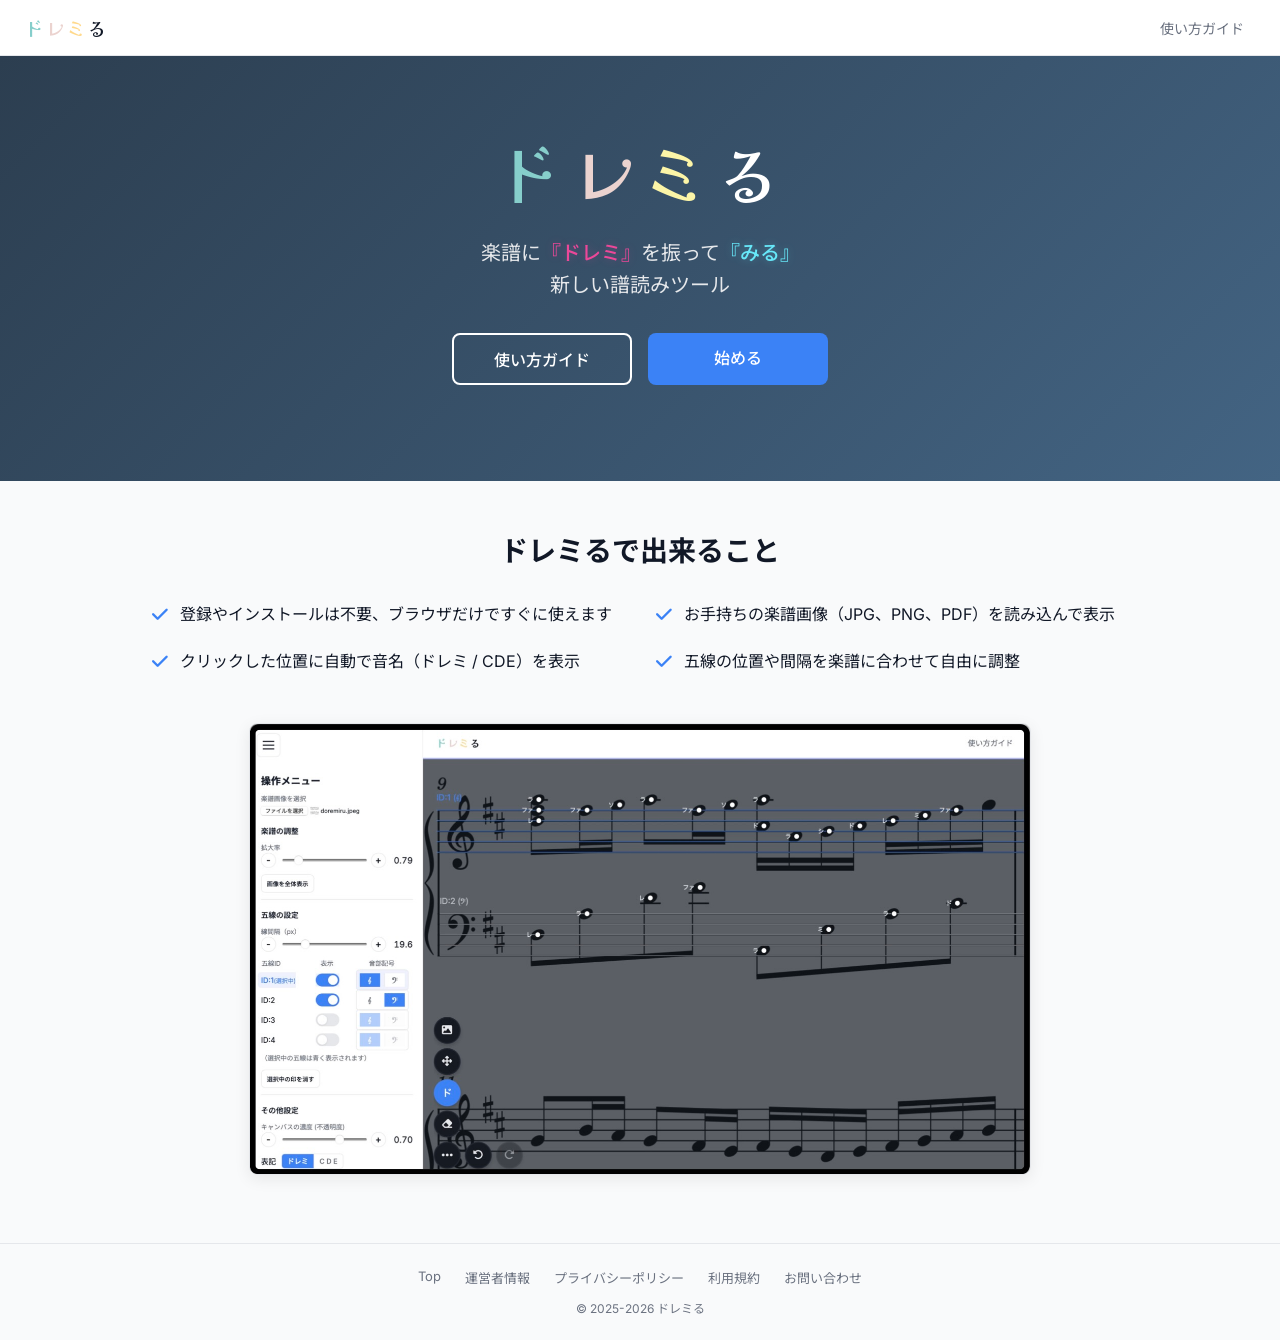
<file: index.html>
<!doctype html>
<html lang="ja">

<head>
  <meta charset="utf-8" />
  <meta name="viewport" content="width=device-width, initial-scale=1" />
<meta name="robots" content="noindex, nofollow">
  <title>score tool</title>
  <link rel="preconnect" href="https://fonts.googleapis.com">
  <link rel="preconnect" href="https://fonts.gstatic.com" crossorigin>
  <link href="https://fonts.googleapis.com/css2?family=Inter:wght@400;500&family=Noto+Sans+JP:wght@400;500&display=swap"
    rel="stylesheet">

  <link href="https://fonts.googleapis.com/css2?family=Kaisei+Decol:wght@400;500;700&display=swap" rel="stylesheet">
  <link rel="stylesheet" href="https://cdnjs.cloudflare.com/ajax/libs/font-awesome/6.5.2/css/all.min.css"
    integrity="sha512-SnH5WK+bZxgPHs44uWIX+LLJAJ9/2PkPKZ5QiAj6Ta86w+fsb2TkcmfRyVX3pBnMFcV7oQPJkl9QevSCWr3W6A=="
    crossorigin="anonymous" referrerpolicy="no-referrer" />

  <link rel="stylesheet" href="./static.css" />
  <link rel="stylesheet" href="./top-page.css" />
  <!-- Google tag (gtag.js) -->
  <script async src="https://www.googletagmanager.com/gtag/js?id=G-NSN3YKM2RV"></script>
  <script>
    window.dataLayer = window.dataLayer || [];
    function gtag() { dataLayer.push(arguments); }
    gtag('js', new Date());

    gtag('config', 'G-NSN3YKM2RV');
  </script>

</head>

<body class="static-page top-page">

  <div class="main-content-wrapper">
    <header class="site-header">
      <a href="./index.html" class="header-logo">
        <span class="logo-char-1">ド</span><span class="logo-char-2">レ</span><span class="logo-char-3">ミ</span><span
          class="logo-char-4">る</span>
      </a>
      <nav class="header-nav">
        <a href="./guide.html">使い方ガイド</a>
      </nav>
    </header>

    <main class="top-main">

      <section class="hero-section">
        <div class="hero-content">
          <h1 class="hero-logo">
            <span class="logo-char-1">ド</span><span class="logo-char-2">レ</span><span class="logo-char-3">ミ</span><span
              class="logo-char-4">る</span>
          </h1>
          <p class="hero-catchphrase">楽譜に<span class="highlight-doremi">『ドレミ』</span>を振って<span
              class="highlight-miru">『みる』</span><br>新しい譜読みツール</p>
          <div class="hero-buttons">
            <a href="./guide.html" class="btn btn-secondary">使い方ガイド</a>
            <a href="./app.html" class="btn btn-primary">始める</a>
          </div>

        </div>
      </section>

      <section class="features-section">
        <h2 class="section-title">ドレミるで出来ること</h2>
        <ul class="features-list">
          <li><i class="fa-solid fa-check"></i> 登録やインストールは不要、ブラウザだけですぐに使えます</li>
          <li><i class="fa-solid fa-check"></i> お手持ちの楽譜画像（JPG、PNG、PDF）を読み込んで表示</li>
          <li><i class="fa-solid fa-check"></i> クリックした位置に自動で音名（ドレミ / CDE）を表示</li>
          <li><i class="fa-solid fa-check"></i> 五線の位置や間隔を楽譜に合わせて自由に調整</li>
        </ul>
      </section>

      <!-- <section class="image-placeholder-section">
        <div class="image-placeholder-box">
          <p>（ここに実際の操作画像を配置予定）</p>
        </div>
      </section> -->

      <section class="image-placeholder-section">
        <div class="image-placeholder-box">
          <img src="index_1.png" alt="ドレミるの操作画面イメージ">
        </div>
      </section>
    </main>
  </div>

  <footer class="site-footer">
    <nav class="footer-nav">
      <a href="./index.html">Top</a>
      <a href="./operator.html">運営者情報</a>
      <a href="./privacy.html">プライバシーポリシー</a>
      <a href="./terms.html">利用規約</a>
      <a href="./contact.html">お問い合わせ</a>
    </nav>
    <p class="copyright">© 2025-2026 ドレミる</p>
  </footer>


  <script>
    document.addEventListener('DOMContentLoaded', () => {
      // 1. アニメーションさせたい対象を取得
      const targets = document.querySelectorAll('.features-section, .image-placeholder-section');

      if (!targets.length) return;

      // 2. 画面監視用のオブザーバーを作成
      const observer = new IntersectionObserver((entries, obs) => {
        entries.forEach(entry => {
          // 3. 要素が画面内に入ったら (isIntersecting)
          if (entry.isIntersecting) {
            // 4. .is-visible クラスを追加してアニメーションを実行
            entry.target.classList.add('is-visible');
            // 5. 一度表示したら、もう監視する必要はないので監視を解除
            obs.unobserve(entry.target);
          }
        });
      }, {
        root: null, // ビューポート（画面）を基準
        rootMargin: '0px',
        threshold: 0.1 // 要素が 10% 画面に入ったら実行
      });

      // 6. 全ての対象要素の監視を開始
      targets.forEach(target => {
        observer.observe(target);
      });
    });
  </script>

</body>

</html>
</file>
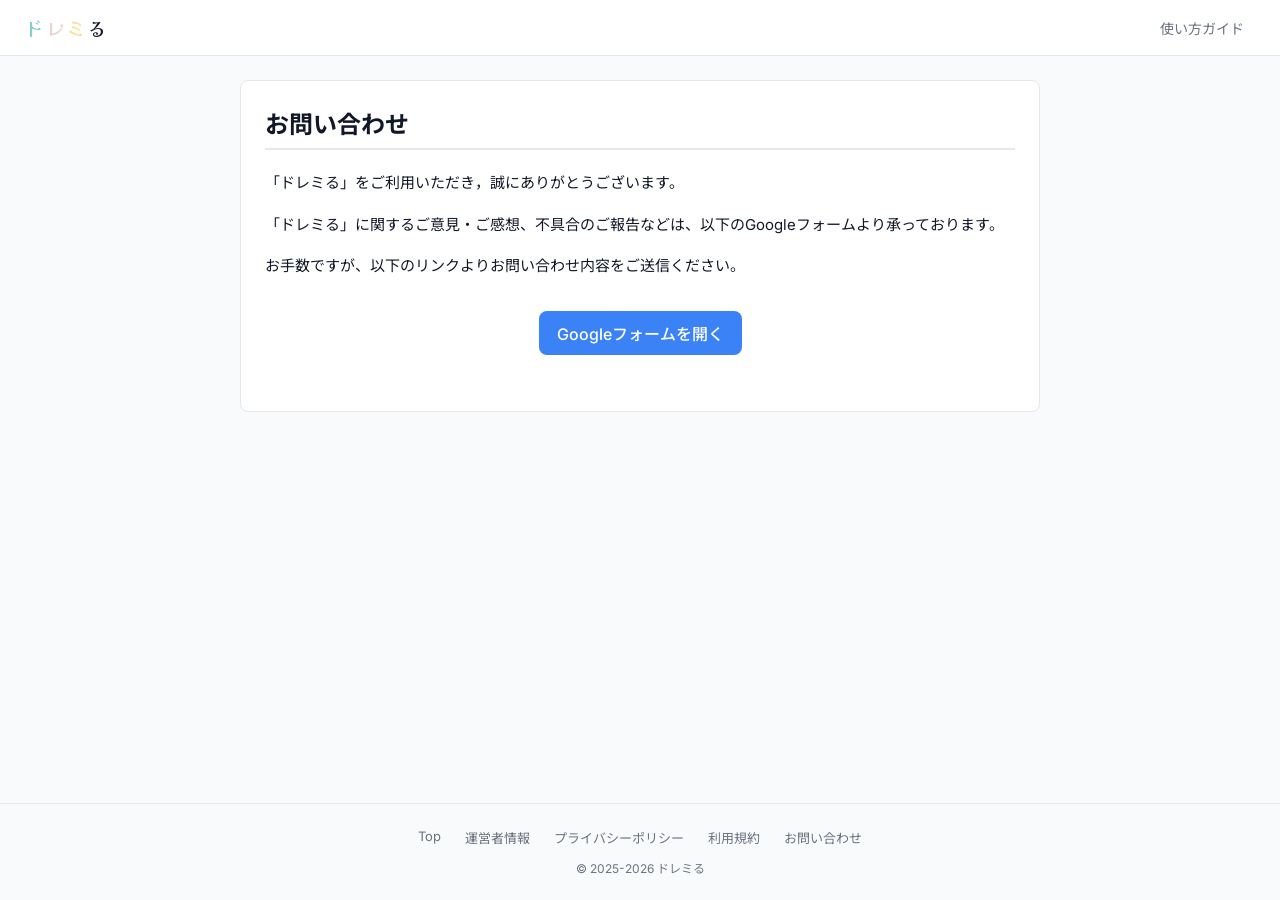
<file: contact.html>
<!doctype html>
<html lang="ja">

<head>
  <meta charset="utf-8" />
  <meta name="viewport" content="width=device-width, initial-scale=1" />
  <meta name="description"
    content="ドレミるに関するご意見・ご感想、不具合のご報告などを受け付けるお問い合わせページです。専用のGoogleフォームから、運営者へお気軽にメッセージをお送りいただけます。">
  <title>お問い合わせ｜ドレミる</title>
  <link href="https://fonts.googleapis.com/css2?family=Kaisei+Decol:wght@400;500;700&display=swap" rel="stylesheet">
  <link rel="preconnect" href="https://fonts.googleapis.com">
  <link rel="preconnect" href="https://fonts.gstatic.com" crossorigin>
  <link href="https://fonts.googleapis.com/css2?family=Inter:wght@400;500&family=Noto+Sans+JP:wght@400;500&display=swap"
    rel="stylesheet">

  <link rel="stylesheet" href="https://cdnjs.cloudflare.com/ajax/libs/font-awesome/6.5.2/css/all.min.css"
    integrity="sha512-SnH5WK+bZxgPHs44uWIX+LLJAJ9/2PkPKZ5QiAj6Ta86w+fsb2TkcmfRyVX3pBnMFcV7oQPJkl9QevSCWr3W6A=="
    crossorigin="anonymous" referrerpolicy="no-referrer" />

  <link rel="stylesheet" href="./static.css" />
  <!-- Google tag (gtag.js) -->
<script async src="https://www.googletagmanager.com/gtag/js?id=G-NSN3YKM2RV"></script>
<script>
  window.dataLayer = window.dataLayer || [];
  function gtag(){dataLayer.push(arguments);}
  gtag('js', new Date());

  gtag('config', 'G-NSN3YKM2RV');
</script>
</head>

<body class="static-page">

  <div class="main-content-wrapper">
    <header class="site-header">
      <a href="./index.html" class="header-logo">
        <span class="logo-char-1">ド</span><span class="logo-char-2">レ</span><span class="logo-char-3">ミ</span><span
          class="logo-char-4">る</span>
      </a>
      <nav class="header-nav">
        <a href="./guide.html">使い方ガイド</a>
      </nav>
    </header>

    <main class="static-content">
      <h1>お問い合わせ</h1>
      <p>
        「ドレミる」をご利用いただき，誠にありがとうございます。
      </p>
      <p>
        「ドレミる」に関するご意見・ご感想、不具合のご報告などは、以下のGoogleフォームより承っております。
      </p>
      <p>
        お手数ですが、以下のリンクよりお問い合わせ内容をご送信ください。
      </p>

      <div style="text-align: center; margin: 32px 0;">
        <a href="https://docs.google.com/forms/d/e/1FAIpQLSdrEzoHQMcyEsCv2OCco5eZ-YOQAuOFNPopAXg-Zhb_p9kt8w/viewform?usp=dialog"
          class="btn" target="_blank" rel="noopener noreferrer">
          Googleフォームを開く
        </a>
      </div>

    </main>

  </div>

  <footer class="site-footer">
    <nav class="footer-nav">
      <a href="./index.html">Top</a>
      <a href="./operator.html">運営者情報</a>
      <a href="./privacy.html">プライバシーポリシー</a>
      <a href="./terms.html">利用規約</a>
      <a href="./contact.html">お問い合わせ</a>
    </nav>
    <p class="copyright">© 2025-2026 ドレミる</p>
  </footer>

</body>

</html>
</file>
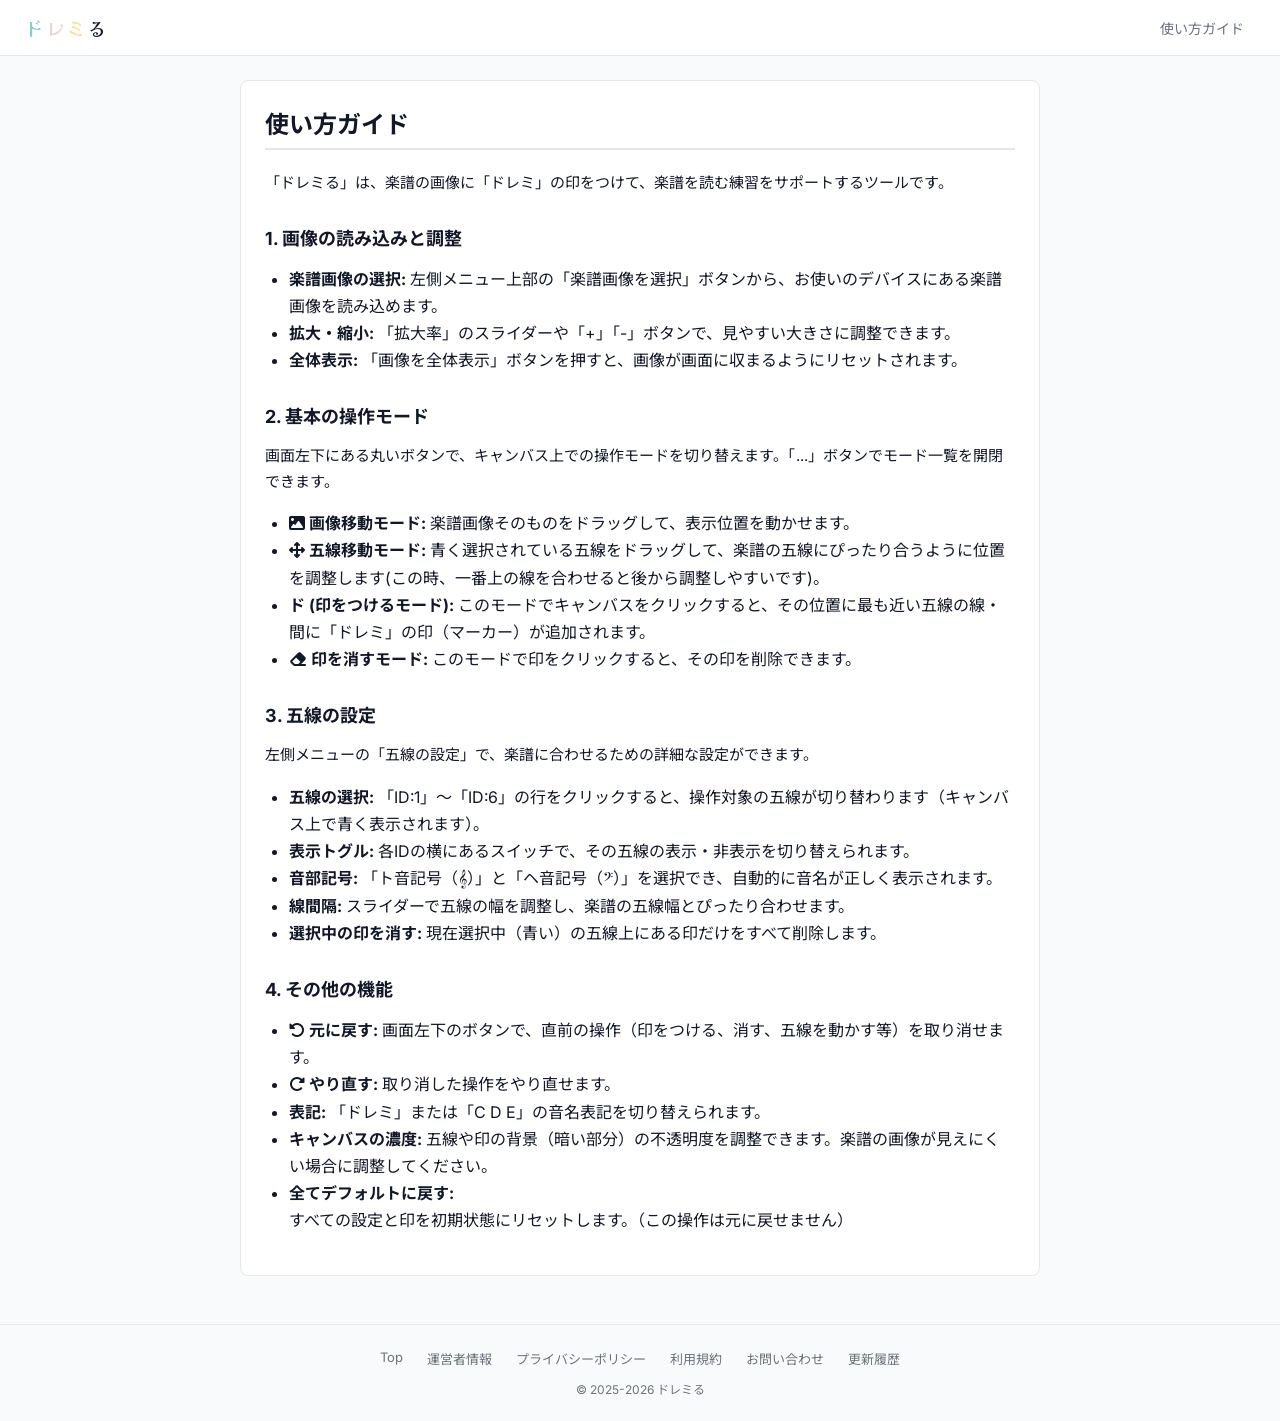
<file: guide.html>
<!doctype html>
<html lang="ja">

<head>
  <meta charset="utf-8" />
  <meta name="viewport" content="width=device-width, initial-scale=1" />
  <meta name="description"
    content="ドレミるの使い方ガイドです。楽譜画像の読み込み方、音名表示の手順、操作モードの切り替え、五線の調整方法など、基本操作から便利な機能までをステップごとに詳しく解説します。">
  <title>使い方ガイド｜ドレミる</title>
  <link href="https://fonts.googleapis.com/css2?family=Kaisei+Decol:wght@400;500;700&display=swap" rel="stylesheet">
  <link rel="preconnect" href="https://fonts.googleapis.com">
  <link rel="preconnect" href="https://fonts.gstatic.com" crossorigin>
  <link href="https://fonts.googleapis.com/css2?family=Inter:wght@400;500&family=Noto+Sans+JP:wght@400;500&display=swap"
    rel="stylesheet">

  <link rel="stylesheet" href="https://cdnjs.cloudflare.com/ajax/libs/font-awesome/6.5.2/css/all.min.css"
    integrity="sha512-SnH5WK+bZxgPHs44uWIX+LLJAJ9/2PkPKZ5QiAj6Ta86w+fsb2TkcmfRyVX3pBnMFcV7oQPJkl9QevSCWr3W6A=="
    crossorigin="anonymous" referrerpolicy="no-referrer" />

  <link rel="stylesheet" href="./static.css" />
  <!-- Google tag (gtag.js) -->
  <script async src="https://www.googletagmanager.com/gtag/js?id=G-NSN3YKM2RV"></script>
  <script>
    window.dataLayer = window.dataLayer || [];
    function gtag() { dataLayer.push(arguments); }
    gtag('js', new Date());

    gtag('config', 'G-NSN3YKM2RV');
  </script>
</head>

<body class="static-page">

  <div class="main-content-wrapper">
    <header class="site-header">
      <a href="./index.html" class="header-logo">
        <span class="logo-char-1">ド</span><span class="logo-char-2">レ</span><span class="logo-char-3">ミ</span><span
          class="logo-char-4">る</span>
      </a>
      <nav class="header-nav">
        <a href="./guide.html">使い方ガイド</a>
      </nav>
    </header>

    <main class="static-content">
      <h1>使い方ガイド</h1>
      <p>
        「ドレミる」は、楽譜の画像に「ドレミ」の印をつけて、楽譜を読む練習をサポートするツールです。
      </p>

      <h2>1. 画像の読み込みと調整</h2>
      <ul>
        <li><strong>楽譜画像の選択:</strong> 左側メニュー上部の「楽譜画像を選択」ボタンから、お使いのデバイスにある楽譜画像を読み込めます。</li>
        <li><strong>拡大・縮小:</strong> 「拡大率」のスライダーや「+」「-」ボタンで、見やすい大きさに調整できます。</li>
        <li><strong>全体表示:</strong> 「画像を全体表示」ボタンを押すと、画像が画面に収まるようにリセットされます。</li>
      </ul>

      <h2>2. 基本の操作モード</h2>
      <p>
        画面左下にある丸いボタンで、キャンバス上での操作モードを切り替えます。「...」ボタンでモード一覧を開閉できます。
      </p>
      <ul>
        <li><i class="fa-solid fa-image" aria-hidden="true"></i> <strong>画像移動モード:</strong> 楽譜画像そのものをドラッグして、表示位置を動かせます。
        </li>
        <li><i class="fa-solid fa-arrows-up-down-left-right" aria-hidden="true"></i> <strong>五線移動モード:</strong>
          青く選択されている五線をドラッグして、楽譜の五線にぴったり合うように位置を調整します(この時、一番上の線を合わせると後から調整しやすいです)。</li>
        <li><strong>ド (印をつけるモード):</strong> このモードでキャンバスをクリックすると、その位置に最も近い五線の線・間に「ドレミ」の印（マーカー）が追加されます。</li>
        <li><i class="fa-solid fa-eraser" aria-hidden="true"></i> <strong>印を消すモード:</strong> このモードで印をクリックすると、その印を削除できます。
        </li>
      </ul>

      <h2>3. 五線の設定</h2>
      <p>
        左側メニューの「五線の設定」で、楽譜に合わせるための詳細な設定ができます。
      </p>
      <ul>
        <li><strong>五線の選択:</strong> 「ID:1」〜「ID:6」の行をクリックすると、操作対象の五線が切り替わります（キャンバス上で青く表示されます）。</li>
        <li><strong>表示トグル:</strong> 各IDの横にあるスイッチで、その五線の表示・非表示を切り替えられます。</li>
        <li><strong>音部記号:</strong> 「ト音記号（𝄞）」と「ヘ音記号（𝄢）」を選択でき、自動的に音名が正しく表示されます。</li>
        <li><strong>線間隔:</strong> スライダーで五線の幅を調整し、楽譜の五線幅とぴったり合わせます。</li>
        <li><strong>選択中の印を消す:</strong> 現在選択中（青い）の五線上にある印だけをすべて削除します。</li>
      </ul>

      <h2>4. その他の機能</h2>
      <ul>
        <li><i class="fa-solid fa-rotate-left" aria-hidden="true"></i> <strong>元に戻す:</strong>
          画面左下のボタンで、直前の操作（印をつける、消す、五線を動かす等）を取り消せます。</li>
        <li><i class="fa-solid fa-rotate-right" aria-hidden="true"></i> <strong>やり直す:</strong> 取り消した操作をやり直せます。
        </li>
        <li><strong>表記:</strong> 「ドレミ」または「C D E」の音名表記を切り替えられます。</li>
        <li><strong>キャンバスの濃度:</strong> 五線や印の背景（暗い部分）の不透明度を調整できます。楽譜の画像が見えにくい場合に調整してください。</li>
        <li><strong>全てデフォルトに戻す:</strong> すべての設定と印を初期状態にリセットします。（この操作は元に戻せません）</li>
      </ul>

    </main>
  </div>

  <footer class="site-footer">
    <nav class="footer-nav">
      <a href="./index.html">Top</a>
      <a href="./operator.html">運営者情報</a>
      <a href="./privacy.html">プライバシーポリシー</a>
      <a href="./terms.html">利用規約</a>
      <a href="./contact.html">お問い合わせ</a>
      <a href="./updates.html">更新履歴</a>
    </nav>
    <p class="copyright">© 2025-2026 ドレミる</p>
  </footer>

</body>

</html>
</file>
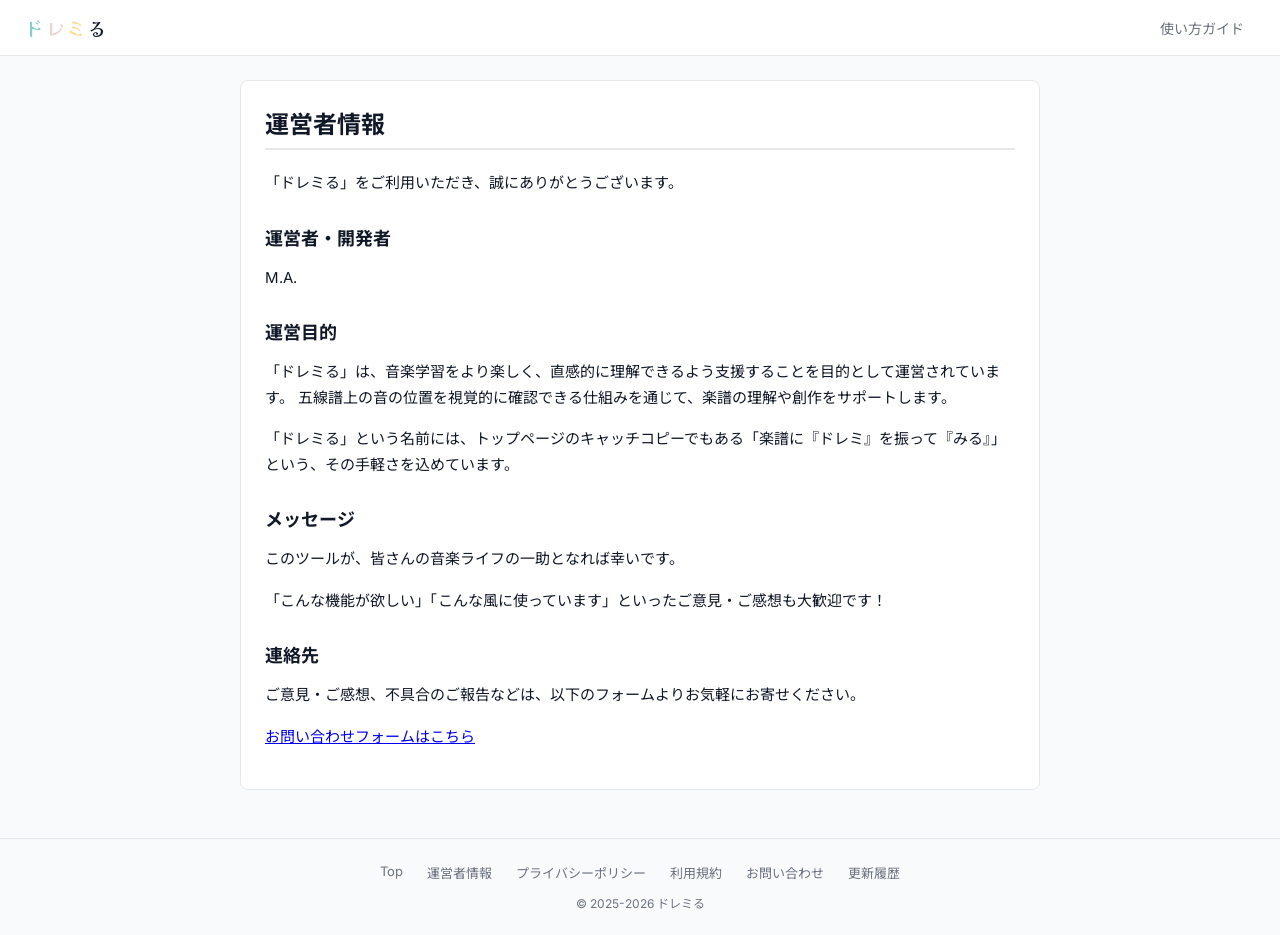
<file: operator.html>
<!doctype html>
<html lang="ja">

<head>
  <meta charset="utf-8" />
  <meta name="viewport" content="width=device-width, initial-scale=1" />
  <meta name="description" content="ドレミるの運営者情報ページです。サービスの運営主体や開発の背景、サイト開設の目的、ユーザーへのメッセージなどを掲載しています。">
  <title>運営者情報｜ドレミる</title>
  <link href="https://fonts.googleapis.com/css2?family=Kaisei+Decol:wght@400;500;700&display=swap" rel="stylesheet">
  <link rel="preconnect" href="https://fonts.googleapis.com">
  <link rel="preconnect" href="https://fonts.gstatic.com" crossorigin>
  <link href="https://fonts.googleapis.com/css2?family=Inter:wght@400;500&family=Noto+Sans+JP:wght@400;500&display=swap"
    rel="stylesheet">

  <link rel="stylesheet" href="https://cdnjs.cloudflare.com/ajax/libs/font-awesome/6.5.2/css/all.min.css"
    integrity="sha512-SnH5WK+bZxgPHs44uWIX+LLJAJ9/2PkPKZ5QiAj6Ta86w+fsb2TkcmfRyVX3pBnMFcV7oQPJkl9QevSCWr3W6A=="
    crossorigin="anonymous" referrerpolicy="no-referrer" />

  <link rel="stylesheet" href="./static.css" />
  <!-- Google tag (gtag.js) -->
<script async src="https://www.googletagmanager.com/gtag/js?id=G-NSN3YKM2RV"></script>
<script>
  window.dataLayer = window.dataLayer || [];
  function gtag(){dataLayer.push(arguments);}
  gtag('js', new Date());

  gtag('config', 'G-NSN3YKM2RV');
</script>
</head>

<body class="static-page">

  <div class="main-content-wrapper">
    <header class="site-header">
      <a href="./index.html" class="header-logo">
        <span class="logo-char-1">ド</span><span class="logo-char-2">レ</span><span class="logo-char-3">ミ</span><span
          class="logo-char-4">る</span>
      </a>
      <nav class="header-nav">
        <a href="./guide.html">使い方ガイド</a>
      </nav>
    </header>

    <main class="static-content">
      <h1>運営者情報</h1>
      <p>「ドレミる」をご利用いただき、誠にありがとうございます。</p>

      <h2>運営者・開発者</h2>
      <p>M.A.</p>

      <h2>運営目的</h2>
      <p>
        「ドレミる」は、音楽学習をより楽しく、直感的に理解できるよう支援することを目的として運営されています。
        五線譜上の音の位置を視覚的に確認できる仕組みを通じて、楽譜の理解や創作をサポートします。
      </p>
      <p>
        「ドレミる」という名前には、トップページのキャッチコピーでもある「楽譜に『ドレミ』を振って『みる』」という、その手軽さを込めています。
      </p>

      <h2>メッセージ</h2>
      <p>
        このツールが、皆さんの音楽ライフの一助となれば幸いです。
      </p>
      <p>
        「こんな機能が欲しい」「こんな風に使っています」といったご意見・ご感想も大歓迎です！
      </p>

      <h2>連絡先</h2>
      <p>
        ご意見・ご感想、不具合のご報告などは、以下のフォームよりお気軽にお寄せください。
      </p>
      <p><a href="./contact.html">お問い合わせフォームはこちら</a></p>

    </main>

  </div>

  <footer class="site-footer">
    <nav class="footer-nav">
      <a href="./index.html">Top</a>
      <a href="./operator.html">運営者情報</a>
      <a href="./privacy.html">プライバシーポリシー</a>
      <a href="./terms.html">利用規約</a>
      <a href="./contact.html">お問い合わせ</a>
      <a href="./updates.html">更新履歴</a>
    </nav>
    <p class="copyright">© 2025-2026 ドレミる</p>
  </footer>

</body>

</html>
</file>
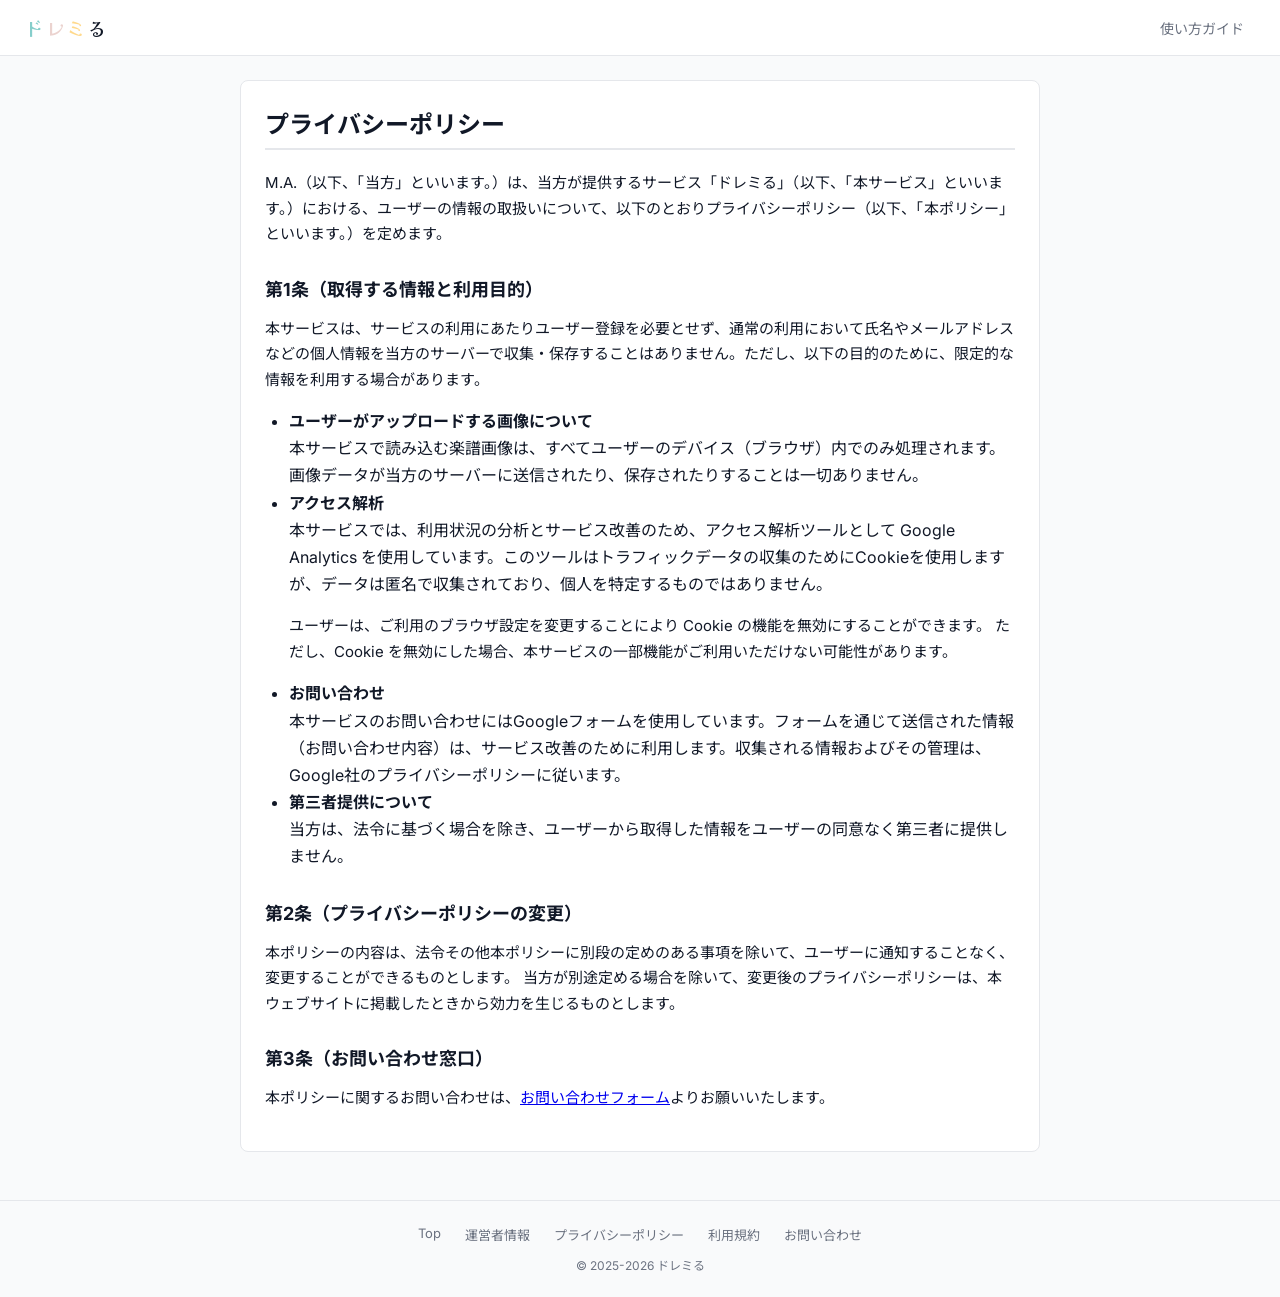
<file: privacy.html>
<!doctype html>
<html lang="ja">

<head>
  <meta charset="utf-8" />
  <meta name="viewport" content="width=device-width, initial-scale=1" />
  <meta name="description"
    content="ドレミるのプライバシーポリシーページです。取得する情報の範囲や利用目的、広告配信やアクセス解析ツールの利用、第三者への提供有無など、個人情報や利用者情報の取扱いについて説明します。">
  <title>プライバシーポリシー｜ドレミる</title>
  <link href="https://fonts.googleapis.com/css2?family=Kaisei+Decol:wght@400;500;700&display=swap" rel="stylesheet">
  <link rel="preconnect" href="https://fonts.googleapis.com">
  <link rel="preconnect" href="https://fonts.gstatic.com" crossorigin>
  <link href="https://fonts.googleapis.com/css2?family=Inter:wght@400;500&family=Noto+Sans+JP:wght@400;500&display=swap"
    rel="stylesheet">

  <link rel="stylesheet" href="https://cdnjs.cloudflare.com/ajax/libs/font-awesome/6.5.2/css/all.min.css"
    integrity="sha512-SnH5WK+bZxgPHs44uWIX+LLJAJ9/2PkPKZ5QiAj6Ta86w+fsb2TkcmfRyVX3pBnMFcV7oQPJkl9QevSCWr3W6A=="
    crossorigin="anonymous" referrerpolicy="no-referrer" />

  <link rel="stylesheet" href="./static.css" />
  <!-- Google tag (gtag.js) -->
<script async src="https://www.googletagmanager.com/gtag/js?id=G-NSN3YKM2RV"></script>
<script>
  window.dataLayer = window.dataLayer || [];
  function gtag(){dataLayer.push(arguments);}
  gtag('js', new Date());

  gtag('config', 'G-NSN3YKM2RV');
</script>
</head>

<body class="static-page">

  <div class="main-content-wrapper">
    <header class="site-header">
      <a href="./index.html" class="header-logo">
        <span class="logo-char-1">ド</span><span class="logo-char-2">レ</span><span class="logo-char-3">ミ</span><span
          class="logo-char-4">る</span>
      </a>
      <nav class="header-nav">
        <a href="./guide.html">使い方ガイド</a>
      </nav>
    </header>

    <main class="static-content">
      <h1>プライバシーポリシー</h1>
      <p>
        M.A.（以下、「当方」といいます。）は、当方が提供するサービス「ドレミる」（以下、「本サービス」といいます。）における、ユーザーの情報の取扱いについて、以下のとおりプライバシーポリシー（以下、「本ポリシー」といいます。）を定めます。
      </p>

      <h2>第1条（取得する情報と利用目的）</h2>
      <p>
        本サービスは、サービスの利用にあたりユーザー登録を必要とせず、通常の利用において氏名やメールアドレスなどの個人情報を当方のサーバーで収集・保存することはありません。ただし、以下の目的のために、限定的な情報を利用する場合があります。
      </p>

      <ul>
        <li>
          <strong>ユーザーがアップロードする画像について</strong><br>
          本サービスで読み込む楽譜画像は、すべてユーザーのデバイス（ブラウザ）内でのみ処理されます。画像データが当方のサーバーに送信されたり、保存されたりすることは一切ありません。
        </li>

        <!-- <li>
          <strong>広告配信</strong><br>
          本サービスでは、第三者配信の広告サービス（Google
          AdSenseなど）を利用する場合があります。広告配信事業者は、ユーザーの興味に応じた広告を表示するためにCookie（クッキー）を使用することがあります。このプロセスには個人を特定する情報（氏名、住所、メールアドレス、電話番号）は含まれません。
        </li> -->
        <li>
          <strong>アクセス解析</strong><br>
          本サービスでは、利用状況の分析とサービス改善のため、アクセス解析ツールとして Google Analytics
          を使用しています。このツールはトラフィックデータの収集のためにCookieを使用しますが、データは匿名で収集されており、個人を特定するものではありません。
          <p>
            ユーザーは、ご利用のブラウザ設定を変更することにより Cookie の機能を無効にすることができます。
            ただし、Cookie を無効にした場合、本サービスの一部機能がご利用いただけない可能性があります。
          </p>
        </li>
        <li>
          <strong>お問い合わせ</strong><br>
          本サービスのお問い合わせにはGoogleフォームを使用しています。フォームを通じて送信された情報（お問い合わせ内容）は、サービス改善のために利用します。収集される情報およびその管理は、Google社のプライバシーポリシーに従います。
        </li>

        <li>
          <strong>第三者提供について</strong><br>
          当方は、法令に基づく場合を除き、ユーザーから取得した情報をユーザーの同意なく第三者に提供しません。
        </li>

      </ul>

      <h2>第2条（プライバシーポリシーの変更）</h2>
      <p>
        本ポリシーの内容は、法令その他本ポリシーに別段の定めのある事項を除いて、ユーザーに通知することなく、変更することができるものとします。
        当方が別途定める場合を除いて、変更後のプライバシーポリシーは、本ウェブサイトに掲載したときから効力を生じるものとします。
      </p>

      <h2>第3条（お問い合わせ窓口）</h2>
      <p>
        本ポリシーに関するお問い合わせは、<a href="./contact.html">お問い合わせフォーム</a>よりお願いいたします。
      </p>
    </main>
  </div>

  <footer class="site-footer">
    <nav class="footer-nav">
      <a href="./index.html">Top</a>
      <a href="./operator.html">運営者情報</a>
      <a href="./privacy.html">プライバシーポリシー</a>
      <a href="./terms.html">利用規約</a>
      <a href="./contact.html">お問い合わせ</a>
    </nav>
    <p class="copyright">© 2025-2026 ドレミる</p>
  </footer>

</body>

</html>
</file>
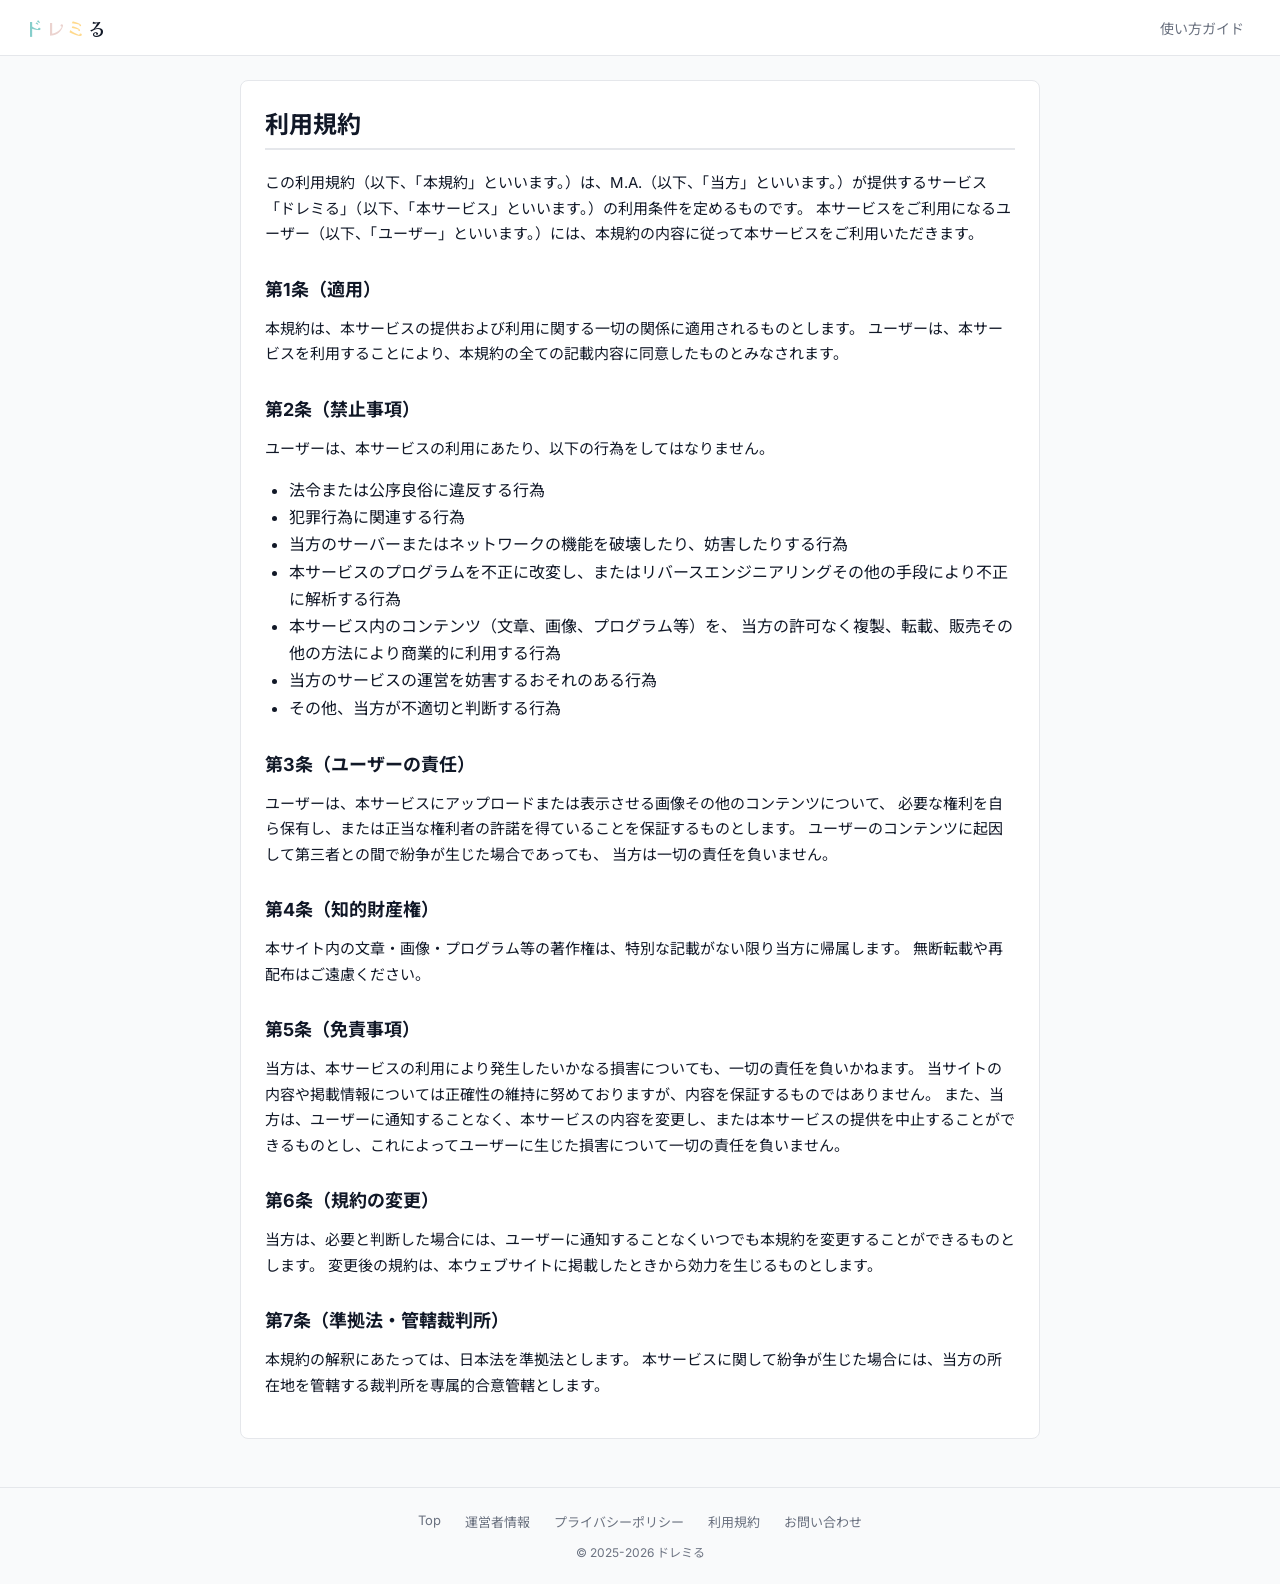
<file: terms.html>
<!doctype html>
<html lang="ja">

<head>
  <meta charset="utf-8" />
  <meta name="viewport" content="width=device-width, initial-scale=1" />
  <meta name="description"
    content="ドレミるの利用規約ページです。本サービスのご利用条件、禁止事項、免責事項、著作権・知的財産権の取扱い、利用環境に関する事項などを定めています。ご利用前に必ずご確認ください。">
  <title>利用規約｜ドレミる</title>
  <link href="https://fonts.googleapis.com/css2?family=Kaisei+Decol:wght@400;500;700&display=swap" rel="stylesheet">
  <link rel="preconnect" href="https://fonts.googleapis.com">
  <link rel="preconnect" href="https://fonts.gstatic.com" crossorigin>
  <link href="https://fonts.googleapis.com/css2?family=Inter:wght@400;500&family=Noto+Sans+JP:wght@400;500&display=swap"
    rel="stylesheet">

  <link rel="stylesheet" href="https://cdnjs.cloudflare.com/ajax/libs/font-awesome/6.5.2/css/all.min.css"
    integrity="sha512-SnH5WK+bZxgPHs44uWIX+LLJAJ9/2PkPKZ5QiAj6Ta86w+fsb2TkcmfRyVX3pBnMFcV7oQPJkl9QevSCWr3W6A=="
    crossorigin="anonymous" referrerpolicy="no-referrer" />

  <link rel="stylesheet" href="./static.css" />
  <!-- Google tag (gtag.js) -->
<script async src="https://www.googletagmanager.com/gtag/js?id=G-NSN3YKM2RV"></script>
<script>
  window.dataLayer = window.dataLayer || [];
  function gtag(){dataLayer.push(arguments);}
  gtag('js', new Date());

  gtag('config', 'G-NSN3YKM2RV');
</script>
</head>

<body class="static-page">

  <div class="main-content-wrapper">
    <header class="site-header">
      <a href="./index.html" class="header-logo">
        <span class="logo-char-1">ド</span><span class="logo-char-2">レ</span><span class="logo-char-3">ミ</span><span
          class="logo-char-4">る</span>
      </a>
      <nav class="header-nav">
        <a href="./guide.html">使い方ガイド</a>
      </nav>
    </header>

    <main class="static-content">
      <h1>利用規約</h1>
      <p>
        この利用規約（以下、「本規約」といいます。）は、M.A.（以下、「当方」といいます。）が提供するサービス「ドレミる」（以下、「本サービス」といいます。）の利用条件を定めるものです。
        本サービスをご利用になるユーザー（以下、「ユーザー」といいます。）には、本規約の内容に従って本サービスをご利用いただきます。
      </p>

      <h2>第1条（適用）</h2>
      <p>
        本規約は、本サービスの提供および利用に関する一切の関係に適用されるものとします。
        ユーザーは、本サービスを利用することにより、本規約の全ての記載内容に同意したものとみなされます。
      </p>

      <h2>第2条（禁止事項）</h2>
      <p>
        ユーザーは、本サービスの利用にあたり、以下の行為をしてはなりません。
      </p>

      <ul>
        <li>法令または公序良俗に違反する行為</li>
        <li>犯罪行為に関連する行為</li>
        <li>当方のサーバーまたはネットワークの機能を破壊したり、妨害したりする行為</li>
        <li>本サービスのプログラムを不正に改変し、またはリバースエンジニアリングその他の手段により不正に解析する行為</li>
        <li>本サービス内のコンテンツ（文章、画像、プログラム等）を、
          当方の許可なく複製、転載、販売その他の方法により商業的に利用する行為</li>
        <li>当方のサービスの運営を妨害するおそれのある行為</li>
        <li>その他、当方が不適切と判断する行為</li>
      </ul>

      <h2>第3条（ユーザーの責任）</h2>
      <p>
        ユーザーは、本サービスにアップロードまたは表示させる画像その他のコンテンツについて、
        必要な権利を自ら保有し、または正当な権利者の許諾を得ていることを保証するものとします。
        ユーザーのコンテンツに起因して第三者との間で紛争が生じた場合であっても、
        当方は一切の責任を負いません。
      </p>


      <h2>第4条（知的財産権）</h2>
      <p>
        本サイト内の文章・画像・プログラム等の著作権は、特別な記載がない限り当方に帰属します。
        無断転載や再配布はご遠慮ください。
      </p>

      <h2>第5条（免責事項）</h2>
      <p>
        当方は、本サービスの利用により発生したいかなる損害についても、一切の責任を負いかねます。
        当サイトの内容や掲載情報については正確性の維持に努めておりますが、内容を保証するものではありません。
        また、当方は、ユーザーに通知することなく、本サービスの内容を変更し、または本サービスの提供を中止することができるものとし、これによってユーザーに生じた損害について一切の責任を負いません。
      </p>

      <h2>第6条（規約の変更）</h2>
      <p>
        当方は、必要と判断した場合には、ユーザーに通知することなくいつでも本規約を変更することができるものとします。
        変更後の規約は、本ウェブサイトに掲載したときから効力を生じるものとします。
      </p>

      <h2>第7条（準拠法・管轄裁判所）</h2>
      <p>
        本規約の解釈にあたっては、日本法を準拠法とします。
        本サービスに関して紛争が生じた場合には、当方の所在地を管轄する裁判所を専属的合意管轄とします。
      </p>

    </main>

  </div>

  <footer class="site-footer">
    <nav class="footer-nav">
      <a href="./index.html">Top</a>
      <a href="./operator.html">運営者情報</a>
      <a href="./privacy.html">プライバシーポリシー</a>
      <a href="./terms.html">利用規約</a>
      <a href="./contact.html">お問い合わせ</a>
    </nav>
    <p class="copyright">© 2025-2026 ドレミる</p>
  </footer>

</body>

</html>
</file>
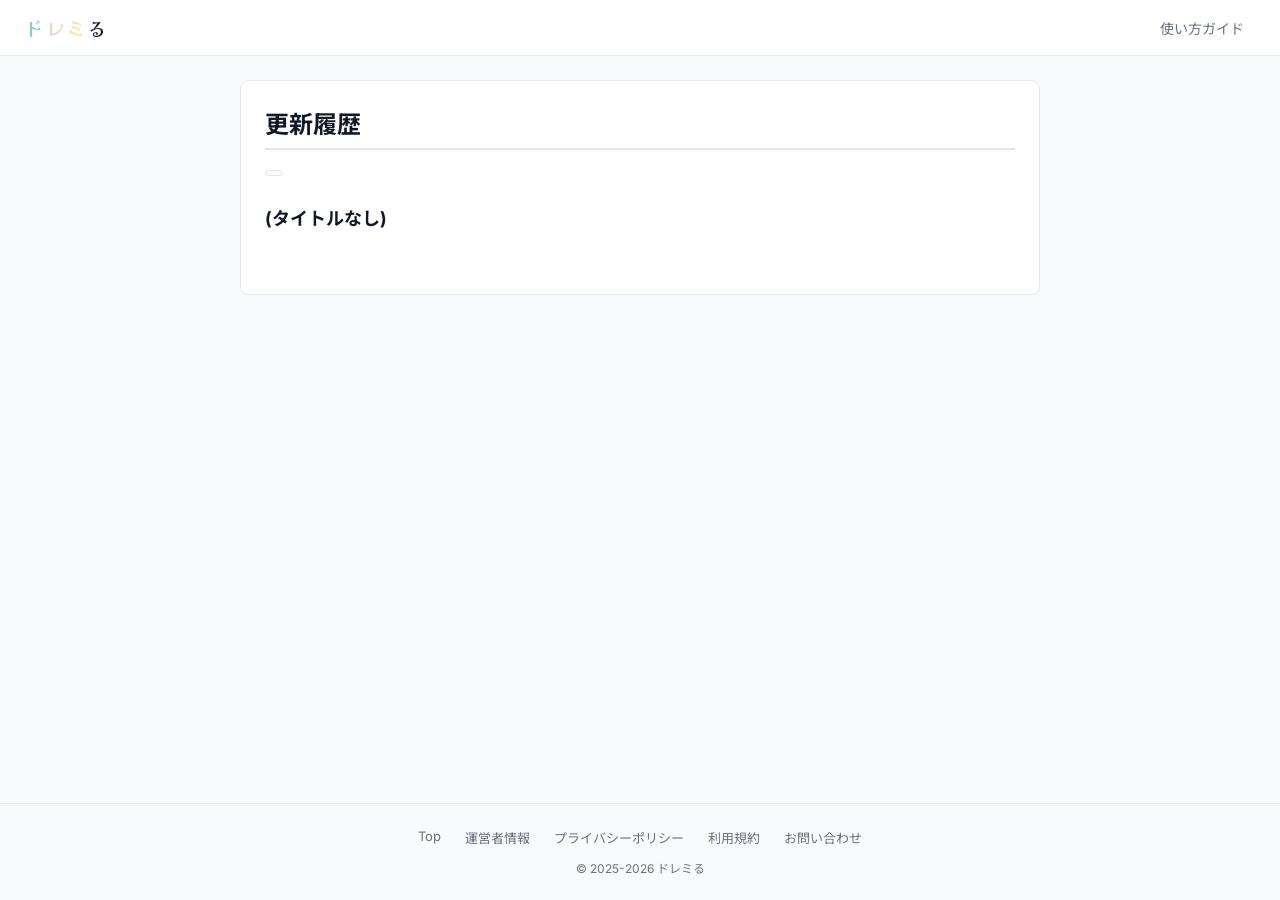
<file: updates.html>
<!doctype html>
<html lang="ja">

<head>
  <meta charset="utf-8" />
  <meta name="viewport" content="width=device-width, initial-scale=1" />
  <meta name="description" content="ドレミるの更新履歴ページです。新機能の追加や改善内容、不具合修正など、サービスの主な変更点を日付順にまとめてお知らせします。">
  <title>更新履歴｜ドレミる</title>
  <link href="https://fonts.googleapis.com/css2?family=Kaisei+Decol:wght@400;500;700&display=swap" rel="stylesheet">
  <link rel="preconnect" href="https://fonts.googleapis.com">
  <link rel="preconnect" href="https://fonts.gstatic.com" crossorigin>
  <link href="https://fonts.googleapis.com/css2?family=Inter:wght@400;500&family=Noto+Sans+JP:wght@400;500&display=swap"
    rel="stylesheet">

  <link rel="stylesheet" href="https://cdnjs.cloudflare.com/ajax/libs/font-awesome/6.5.2/css/all.min.css"
    integrity="sha512-SnH5WK+bZxgPHs44uWIX+LLJAJ9/2PkPKZ5QiAj6Ta86w+fsb2TkcmfRyVX3pBnMFcV7oQPJkl9QevSCWr3W6A=="
    crossorigin="anonymous" referrerpolicy="no-referrer" />

  <link rel="stylesheet" href="./static.css" />
  <!-- Google tag (gtag.js) -->
<script async src="https://www.googletagmanager.com/gtag/js?id=G-NSN3YKM2RV"></script>
<script>
  window.dataLayer = window.dataLayer || [];
  function gtag(){dataLayer.push(arguments);}
  gtag('js', new Date());

  gtag('config', 'G-NSN3YKM2RV');
</script>
</head>

<body class="static-page">

  <div class="main-content-wrapper">
    <header class="site-header">
      <a href="./index.html" class="header-logo">
        <span class="logo-char-1">ド</span><span class="logo-char-2">レ</span><span class="logo-char-3">ミ</span><span
          class="logo-char-4">る</span>
      </a>
      <nav class="header-nav">
        <a href="./guide.html">使い方ガイド</a>
      </nav>
    </header>

    <main class="static-content">
      <h1>更新履歴</h1>

      <div id="update-list-container">
      </div>

    </main>

  </div>

  <footer class="site-footer">
    <nav class="footer-nav">
      <a href="./index.html">Top</a>
      <a href="./operator.html">運営者情報</a>
      <a href="./privacy.html">プライバシーポリシー</a>
      <a href="./terms.html">利用規約</a>
      <a href="./contact.html">お問い合わせ</a>
    </nav>
    <p class="copyright">© 2025-2026 ドレミる</p>
  </footer>

  <script src="./loadUpdates.js"></script>

</body>

</html>
</file>
<file: static.css>
:root {
  --bg: #f9fafb;
  --panel: #ffffff;
  --text: #111827;
  --muted: #6b7280;
  --accent: #3b82f6;
  --border: #e5e7eb;

  /* Dark palette (used in some UI parts) */
  --bg-dark: #0f1115;
  --panel-dark: #171a22;
  --text-dark: #e6e8eb;
  --border-dark: #222733;

  --panel-width: 320px;
}

* {
  box-sizing: border-box;
}

html {
  height: 100%;
}

/* ▼▼▼ レイアウトの変更点 ▼▼▼
  body全体をFlexboxコンテナにし、
  「縦並び (column)」に設定します。
  min-height: 100vh; で、ページの高さが
  最低でも画面の高さになるようにします。
*/
body {
  display: flex;
  flex-direction: column;
  min-height: 100vh;
  margin: 0;
  background: var(--bg);
  color: var(--text);
  font-family: 'Inter', 'Noto Sans JP', ui-sans-serif, system-ui, -apple-system, "Helvetica Neue", Arial, sans-serif;
}

/* ▼▼▼ レイアウトの変更点 ▼▼▼
  メインコンテンツのラッパーが
  「flex-grow: 1;」により、利用可能な
  すべての余白を埋めるように伸長します。
  これにより、コンテンツが短くてもフッターが
  ページの一番下に押し下げられます。
*/
.main-content-wrapper {
  flex-grow: 1;
}

/* ▼▼▼ フッターのレイアウト ▼▼▼
  フッターは伸長せず(flex-shrink: 0)、
  本来の高さだけを維持します。
*/
.site-footer {
  flex-shrink: 0;
  padding: 24px;
  background: var(--bg);
  border-top: 1px solid var(--border);
  text-align: center;
}

/* --- 以下は styles.css からコピーしたスタイル --- */

/* Site header */
.site-header {
  display: flex;
  justify-content: space-between;
  align-items: center;
  padding: 0 24px;
  height: 56px;
  background: #ffffff;
  /* <-- グレー背景に変更 */
  border-bottom: 1px solid var(--border);
  position: relative;
  z-index: 100;
}

/* ▼▼▼ ヘッダーロゴのスタイル（全ページ共通） ▼▼▼ */
.header-logo {
  font-family: 'Kaisei Decol', sans-serif;
  /* フォント適用 */
  font-weight: 500;
  font-size: 20px;
  /* サイズ調整 */
  letter-spacing: 0.05em;
  /* 字間 */
  color: var(--text);
  text-decoration: none;
}

/* ホバーエフェクト無効化 */
.header-logo:hover {
  color: var(--text);
  /* ホバー色を通常色と同じにする */
}

/* ロゴ文字色 (全ページ共通) */
.header-logo .logo-char-1 {
  color: #86cecb;
}

.header-logo .logo-char-2 {
  color: #ebd3cf;
}

.header-logo .logo-char-3 {
  color: #ffd98c;
}

.header-logo .logo-char-4 {
  color: var(--text);
}

/* ▲▲▲ 変更ここまで ▲▲▲ */


.header-nav a {
  font-size: 14px;
  color: var(--muted);
  text-decoration: none;
  padding: 8px 12px;
}

.header-nav a:hover {
  color: var(--accent);
}

/* Footer Nav */
.footer-nav {
  display: flex;
  justify-content: center;
  gap: 24px;
  margin-bottom: 12px;
  flex-wrap: wrap;
}

.footer-nav a {
  font-size: 13px;
  color: var(--muted);
  text-decoration: none;
}

.footer-nav a:hover {
  color: var(--accent);
  text-decoration: underline;
}

.copyright {
  font-size: 12px;
  color: var(--muted);
  margin: 0;
  margin-top: 0;
}

/* Static Content */
.static-content {
  padding: 24px;
  max-width: 800px;
  margin: 24px auto;
  background: var(--panel);
  border: 1px solid var(--border);
  border-radius: 8px;
  margin-bottom: 48px;
}

.static-content h1 {
  font-size: 24px;
  border-bottom: 2px solid var(--border);
  padding-bottom: 8px;
  margin-top: 0;
  margin-bottom: 20px;
}

.static-content h2 {
  font-size: 18px;
  margin-top: 28px;
  margin-bottom: 12px;
}

.static-content p {
  font-size: 15px;
  line-height: 1.7;
  color: var(--text);
  margin-bottom: 16px;
}

.static-content ul {
  line-height: 1.7;
  padding-left: 24px;
}

/* .btn (contact.html のため) */
.btn {
  display: inline-block;
  padding: 10px 18px;
  background: var(--accent);
  color: #fff;
  border: 0;
  border-radius: 8px;
  cursor: pointer;
  font-family: inherit;
  font-weight: 500;
  text-decoration: none;
  text-align: center;
}

/* ======================================== */
/* ▼▼▼ 更新履歴ページ (updates.html) 用 ▼▼▼ */
/* ======================================== */

.update-item {
  /* 項目ごとに線で区切る */
  border-bottom: 1px solid var(--border);
  padding-bottom: 24px;
  margin-bottom: 24px;
}

.update-item:last-child {
  border-bottom: none;
  margin-bottom: 0;
}

.update-header {
  display: flex;
  align-items: center;
  gap: 12px;
  margin-bottom: 8px;
}

.update-version {
  font-size: 14px;
  font-weight: 500;
  color: var(--text);
  background: var(--bg);
  padding: 2px 8px;
  border-radius: 4px;
  border: 1px solid var(--border);
}

.update-date {
  font-size: 14px;
  color: var(--muted);
}

.update-title {
  /* static.css の h2 スタイルを上書き */
  font-size: 18px;
  margin-top: 0;
  margin-bottom: 12px;
}

.update-body {
  /* static.css の p スタイルを参照 */
  font-size: 15px;
  line-height: 1.7;
  color: var(--text);
  margin-bottom: 0;
}

/* 動画埋め込みのレスポンシブ設定 */
.video-wrapper {
  margin: 2rem 0 3rem;
  max-width: 800px;
}

.video-container {
  position: relative;
  padding-bottom: 56.25%;
  /* 16:9 のアスペクト比 */
  height: 0;
  overflow: hidden;
  border-radius: 12px;
  box-shadow: 0 4px 12px rgba(0, 0, 0, 0.1);
}

.video-container iframe {
  position: absolute;
  top: 0;
  left: 0;
  width: 100%;
  height: 100%;
}

.video-caption {
  font-size: 0.9rem;
  color: #666;
  text-align: center;
  margin-top: 0.5rem;
}
</file>
<file: top-page.css>
/* ======================================== */
/* ▼▼▼ トップページ (index.html) 専用スタイル ▼▼▼ */
/* ======================================== */

/* .static-content の代わりに .top-main を使う */
body.top-page .top-main {
  width: 100%;
  max-width: none;
  padding: 0;
  margin: 0;
  background: none;
  border: none;
  border-radius: 0;
}

/* 1. ヒーローセクション（グラデーション背景） */
.hero-section {
  /* 背景: 薄いネイビーのグラデーション */
  background: linear-gradient(135deg, #2c3e50 0%, #436483 100%);
  color: #ffffff;
  padding: 64px 24px;
  text-align: center;
}

.hero-content {
  max-width: 800px;
  margin: 0 auto;
}

/* ▼▼▼ 変更：ロゴフォントの適用 ▼▼▼ */
.hero-logo {
  /* font-size: 48px; */
  /* (既存の値) */
  /* font-weight: 500; */
  /* (既存の値) */
  margin: 0;
  /* (ロゴ画像に差し替え予定) */

  /* フォントを Kaisei Decol に変更 */
  font-family: 'Kaisei Decol', sans-serif;
  font-weight: 500;
  font-size: 70px;
  /* フォントに合わせて微調整 */
  letter-spacing: 0.05em;
}

/* ▲▲▲ 変更ここまで ▲▲▲ */


.hero-catchphrase {
  font-size: 20px;
  color: #e6e8eb;
  margin: 16px 0 32px;
  font-weight: 400;
  line-height: 1.6;
}

.hero-buttons {
  display: flex;
  justify-content: center;
  gap: 16px;
  flex-wrap: wrap;
  margin-bottom: 32px;
}

/* static.css の .btn を継承 */
.hero-buttons .btn {
  font-size: 16px;
  padding: 12px 28px;
  min-width: 180px;
}

.hero-buttons .btn.btn-primary {
  /* 「スタート」ボタン (既存の --accent 色) */
  background: var(--accent);
}

.hero-buttons .btn.btn-secondary {
  /* 「使い方ガイド」ボタン */
  background: transparent;
  color: #ffffff;
  border: 2px solid #ffffff;
}

.hero-buttons .btn.btn-secondary:hover {
  background: rgba(255, 255, 255, 0.1);
}

/* ▼▼▼ 削除：.hero-appeal のスタイルは不要になったため削除 ▼▼▼ */
/*
.hero-appeal { ... }
.hero-appeal span { ... }
*/
/* ▲▲▲ 削除ここまで ▲▲▲ */


/* 2. 機能セクション */
/* 2. 機能セクション */
.features-section {
  padding: 48px 24px;
  max-width: 1024px;
  /* 800px から 1024px に変更 */
  margin: 0 auto;
}

.section-title {
  font-size: 28px;
  text-align: center;
  margin-top: 0;
  margin-bottom: 32px;
  color: var(--text);
}

.features-list {
  list-style: none;
  padding-left: 0;
  margin: 0;
  display: grid;
  /* display: flex から変更 */
  grid-template-columns: 1fr;
  /* モバイル（デフォルト）では1列 */
  gap: 16px;
  /* 隙間 */
}

/* 画面幅が640px以上の場合に2列グリッドを適用 */
/* 画面幅が768px以上の場合に2列グリッドを適用 */
@media (min-width: 768px) {

  /* 640px から 768px に変更 */
  .features-list {
    grid-template-columns: 1fr 1fr;
    /* 2列に変更 */
    gap: 20px 32px;
    /* 隙間を調整 (行: 20px, 列: 32px) */
  }
}

.features-list li {
  font-size: 16px;
  line-height: 1.7;
  color: var(--text);
  display: flex;
  align-items: center;
  gap: 12px;
}

.features-list .fa-check {
  color: var(--accent);
  font-size: 18px;
}

/* ... (前略) ... */

/* 3. 画像プレースホルダーセクション */
.image-placeholder-section {
  padding: 0 24px 64px;
  max-width: 830px;
  margin: 0 auto;
}

/* ▼▼▼ 変更 ▼▼▼ */
/* プレースホルダーのスタイルを削除 */
.image-placeholder-box {
  width: 100%;
}

/* ▼▼▼ 追加 ▼▼▼ */
/* 挿入した画像自体にスタイルを適用 */
.image-placeholder-box img {
  width: 100%;
  /* 横幅をコンテナいっぱいに */
  height: auto;
  /* 縦横比を維持 */
  border-radius: 8px;
  /* 画像の角を丸くする */
  border: 1px solid var(--border);
  /* 細い枠線を追加 */
  box-shadow: 0 4px 16px rgba(0, 0, 0, 0.08);
  /* 自然な影を追加 */
}

/* ▲▲▲ 変更ここまで ▲▲▲ */


/* ... (後略) ... */

/* ▼▼▼ top-page.css の一番下に追加 ▼▼▼ */

/* キャッチコピーのハイライトスタイル */
/* B案: マゼンタピンク ＋ シアン */
.hero-catchphrase .highlight-doremi {
  color: #ec4899;
  /* 明るいマゼンタピンク */
  font-weight: 500;
  text-shadow: 0 0 8px rgba(236, 72, 153, 0.3);
}

.hero-catchphrase .highlight-miru {
  color: #67e8f9;
  /* 明るいシアン */
  font-weight: 500;
  text-shadow: 0 0 8px rgba(103, 232, 249, 0.3);
}

/* ▼▼▼ ヒーローセクション内の機能リスト（追加分） ▼▼▼ */
.hero-features {
  margin-top: 48px;
  /* ボタンとの間隔 */
}

.hero-features h2 {
  font-size: 20px;
  font-weight: 500;
  color: #ffffff;
  margin-top: 0;
  margin-bottom: 24px;
  text-align: center;
  /* 念のため中央揃え */
}

.hero-features-grid {
  display: grid;
  /* 画面幅に応じて自動で列数を調整します */
  /* スマホ（1列）→ タブレット（2列）→ PC（2列）を想定 */
  grid-template-columns: repeat(auto-fit, minmax(300px, 1fr));
  gap: 16px;
}

.feature-item {
  background: rgba(255, 255, 255, 0.08);
  /* 囲いの背景色 (半透明の白) */
  border: 1px solid rgba(255, 255, 255, 0.2);
  /* 囲いの枠線 (半透明の白) */
  border-radius: 8px;
  /* 角丸 */
  padding: 16px 20px;
  /* 内側の余白 */
  font-size: 15px;
  color: #e6e8eb;
  /* テキストの色 */
  text-align: left;
  /* テキストは左揃えに */
  line-height: 1.6;
}


/* ▼▼▼ 変更：ヘッダーロゴのスタイルは static.css に移動したため削除 ▼▼▼ */


/* ロゴ（ドレミる）の各文字の色を指定します。
*/

/* --- ヒーローセクションのロゴ (背景が濃いネイビー) --- */
/* (デフォルトは白) */
.hero-logo .logo-char-1 {
  color: #86cecb;
}

.hero-logo .logo-char-2 {
  color: #ebd3cf;
}

.hero-logo .logo-char-3 {
  color: #fcf5a7;
}

.hero-logo .logo-char-4 {
  color: #ffffff;
}

/* ======================================== */
/* ▼▼▼ スクロールアニメーション ▼▼▼ */
/* ======================================== */

/* アニメーションの準備状態（初期状態）
  - .features-section と .image-placeholder-section を
  - 最初は透明 (opacity: 0) にして、
  - 少し下 (transform: translateY(50px)) に配置しておきます。
  - transitionで、変化にかかる時間を指定します。
*/
.features-section,
.image-placeholder-section {
  opacity: 0;
  transform: translateY(50px);
  transition: opacity 0.8s ease-out, transform 0.8s ease-out;
}

/* オプション：
  画像の方を少し遅れてアニメーションさせると、リッチな印象になります。
*/
.image-placeholder-section {
  transition-delay: 0.1s;
}

/* 画面内に入った時に JavaScript から付与されるクラス
  - 透明度を1（不透明）に
  - 位置をY:0（元の位置）に戻します
*/
.is-visible {
  opacity: 1;
  transform: translateY(0);
}
</file>
